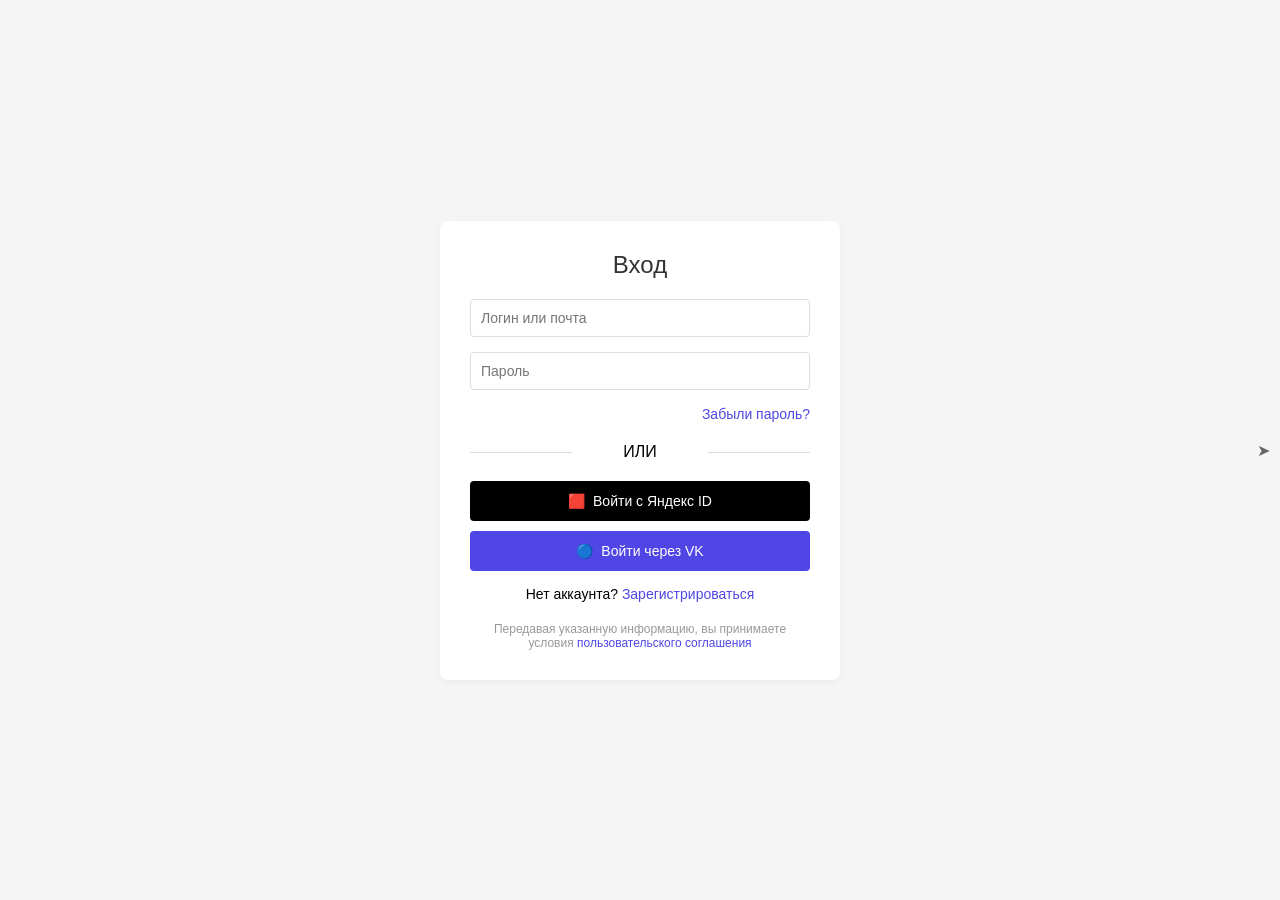
<file: public/index.html>
<!DOCTYPE html>
<html lang="ru">
<head>
  <meta charset="UTF-8">
  <title>Вход</title>
  <link rel="stylesheet" href="style.css">
</head>
<body>
  <div class="auth-container">
    <h2>Вход</h2>

    <form id="login-form">
      <div class="input-group">
        <input type="text" placeholder="Логин или почта" required>
      </div>
      <div class="input-group">
        <input type="password" placeholder="Пароль" required>
        <button type="submit" class="show-password">➤</button>
      </div>
      <div class="forgot-password">
        <a href="/reset">Забыли пароль?</a>
      </div>

      <div class="divider">ИЛИ</div>

      <button type="button" class="social-btn yandex">
        <span>🟥</span> Войти с Яндекс ID
      </button>
      <button type="button" class="social-btn vk">
        <span>🔵</span> Войти через VK
      </button>

      <div class="register-link">
        Нет аккаунта? <a href="/signup">Зарегистрироваться</a>
      </div>

      <div class="terms">
        Передавая указанную информацию, вы принимаете условия <a href="#">пользовательского соглашения</a>
      </div>
    </form>
  </div>

  <script src="app.js"></script>
</body>
</html>
</file>
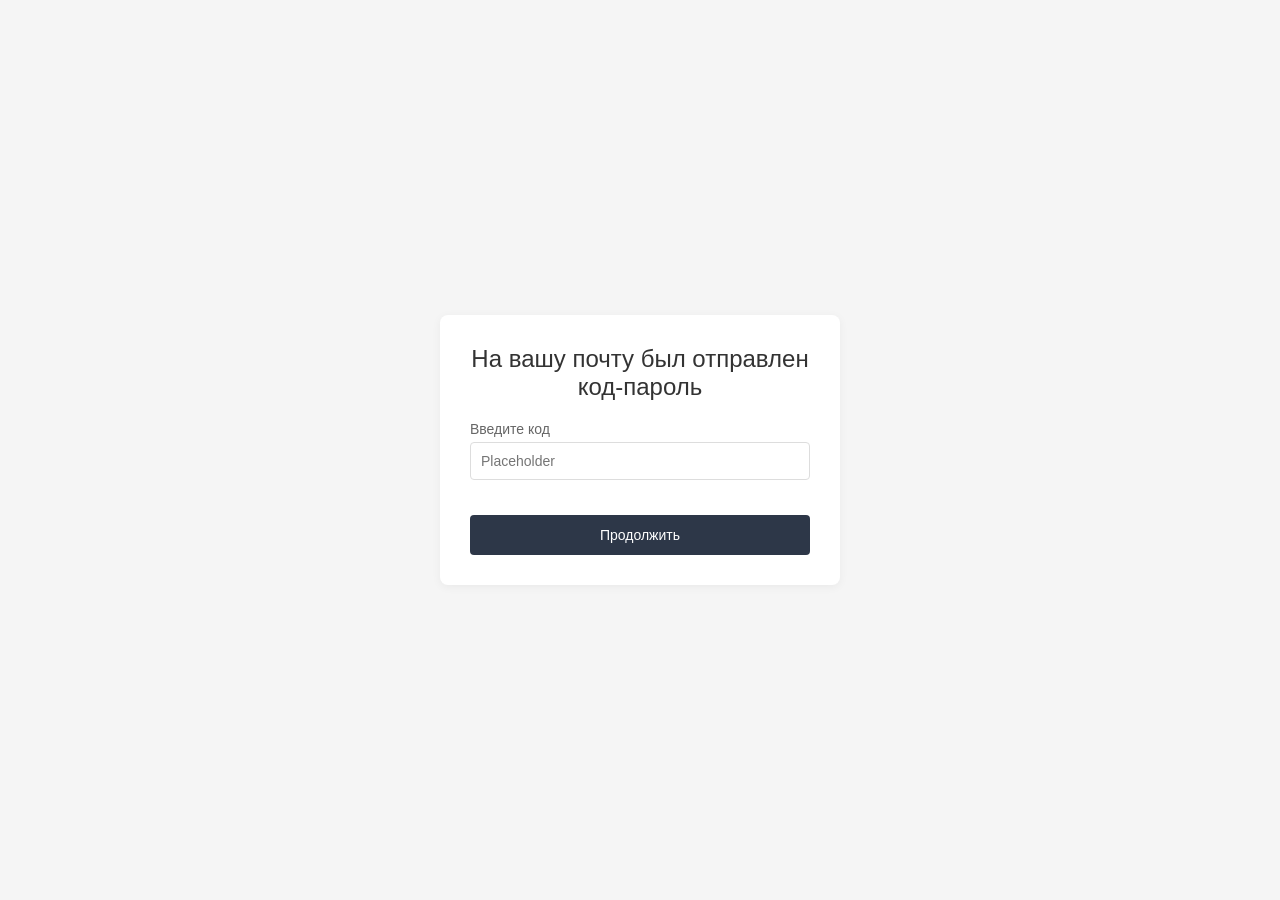
<file: public/reset.html>
<!DOCTYPE html>
<html lang="ru">
<head>
  <meta charset="UTF-8">
  <title>Сброс пароля</title>
  <link rel="stylesheet" href="style.css">
</head>
<body>
  <div class="auth-container">
    <h2>На вашу почту был отправлен код-пароль</h2>

    <form id="reset-form">
      <div class="input-group">
        <label>Введите код</label>
        <input type="text" placeholder="Placeholder" required>
      </div>

      <button type="submit" class="continue-btn">Продолжить</button>
    </form>
  </div>

  <script src="app.js"></script>
</body>
</html>
</file>
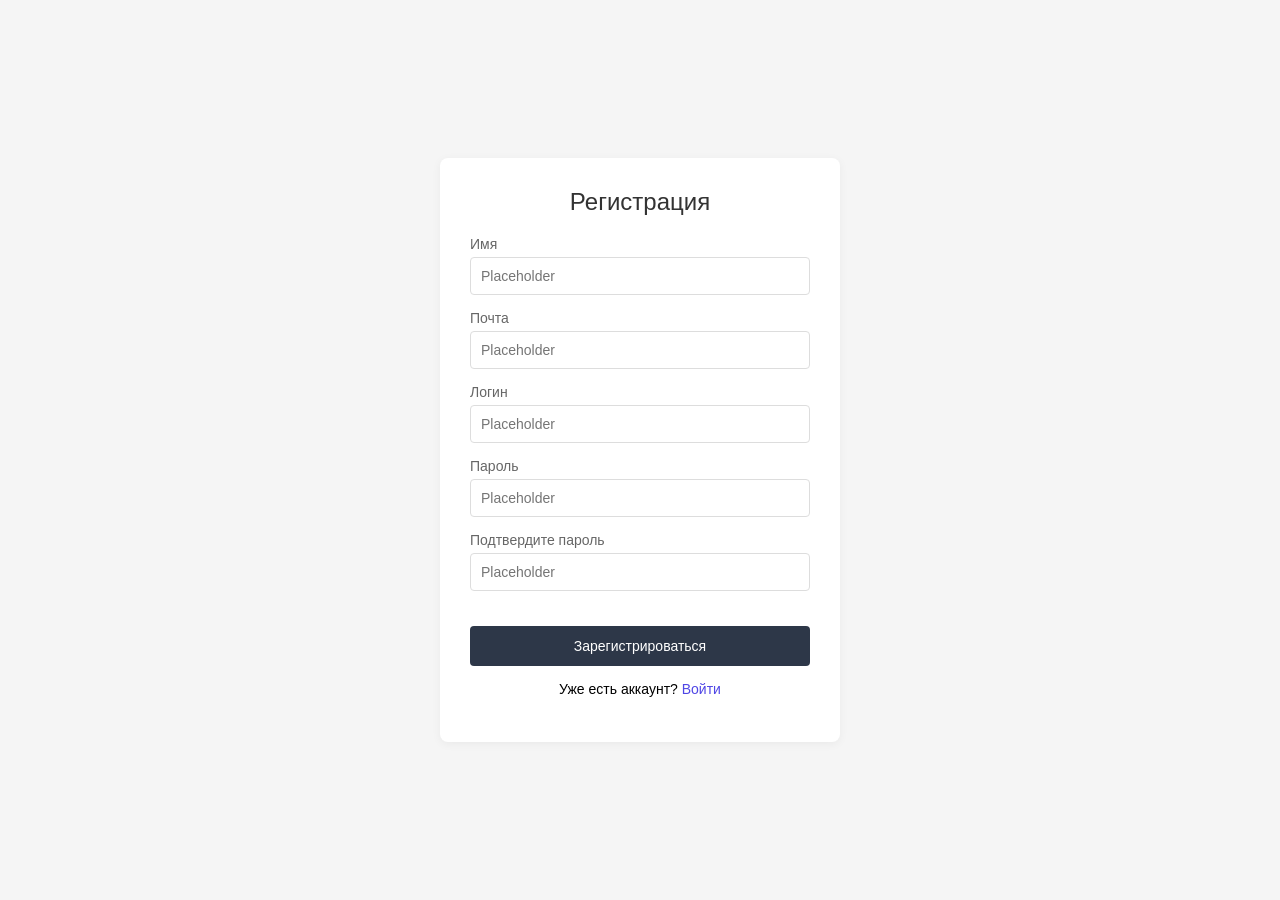
<file: public/signup.html>
<!DOCTYPE html>
<html lang="ru">
<head>
  <meta charset="UTF-8">
  <title>Регистрация</title>
  <link rel="stylesheet" href="style.css">
</head>
<body>
  <div class="auth-container">
    <h2>Регистрация</h2>

    <form id="signup-form">
      <div class="input-group">
        <label>Имя</label>
        <input type="text" placeholder="Placeholder" required>
      </div>
      <div class="input-group">
        <label>Почта</label>
        <input type="email" placeholder="Placeholder" required>
      </div>
      <div class="input-group">
        <label>Логин</label>
        <input type="text" placeholder="Placeholder" required>
      </div>
      <div class="input-group">
        <label>Пароль</label>
        <input type="password" placeholder="Placeholder" required>
      </div>
      <div class="input-group">
        <label>Подтвердите пароль</label>
        <input type="password" placeholder="Placeholder" required>
      </div>

      <button type="submit" class="register-btn">Зарегистрироваться</button>

      <div class="login-link">
        Уже есть аккаунт? <a href="/login">Войти</a>
      </div>
    </form>
  </div>

  <script src="app.js"></script>
</body>
</html>
</file>
<file: public/style.css>
* {
  margin: 0;
  padding: 0;
  box-sizing: border-box;
}

body {
  font-family: 'Segoe UI', Tahoma, Geneva, Verdana, sans-serif;
  background: #f5f5f5;
  padding: 20px;
  display: flex;
  justify-content: center;
  align-items: center;
  min-height: 100vh;
}

.auth-container {
  width: 100%;
  max-width: 400px;
  background: white;
  padding: 30px;
  border-radius: 8px;
  box-shadow: 0 2px 10px rgba(0,0,0,0.05);
}

.auth-container h2 {
  text-align: center;
  margin-bottom: 20px;
  color: #333;
  font-weight: 500;
}

.input-group {
  margin-bottom: 15px;
}

.input-group label {
  display: block;
  margin-bottom: 5px;
  font-size: 14px;
  color: #666;
}

.input-group input {
  width: 100%;
  padding: 10px;
  border: 1px solid #ddd;
  border-radius: 4px;
  font-size: 14px;
  transition: border-color 0.2s;
}

.input-group input:focus {
  outline: none;
  border-color: #4f46e5;
}

.input-group .show-password {
  position: absolute;
  right: 10px;
  top: 50%;
  transform: translateY(-50%);
  background: none;
  border: none;
  cursor: pointer;
  font-size: 16px;
  color: #666;
}

.forgot-password {
  text-align: right;
  margin-bottom: 20px;
}

.forgot-password a {
  color: #4f46e5;
  text-decoration: none;
  font-size: 14px;
}

.divider {
  text-align: center;
  margin: 20px 0;
  position: relative;
}

.divider::before,
.divider::after {
  content: '';
  position: absolute;
  top: 50%;
  width: 30%;
  height: 1px;
  background: #ddd;
}

.divider::before {
  left: 0;
}

.divider::after {
  right: 0;
}

.social-btn {
  width: 100%;
  padding: 12px;
  border: none;
  border-radius: 4px;
  font-size: 14px;
  cursor: pointer;
  display: flex;
  align-items: center;
  justify-content: center;
  gap: 8px;
  margin-bottom: 10px;
  transition: background 0.2s;
}

.social-btn.yandex {
  background: #000;
  color: white;
}

.social-btn.vk {
  background: #4f46e5;
  color: white;
}

.register-link,
.login-link {
  text-align: center;
  margin: 15px 0;
  font-size: 14px;
}

.register-link a,
.login-link a {
  color: #4f46e5;
  text-decoration: none;
}

.terms {
  text-align: center;
  font-size: 12px;
  color: #999;
  margin-top: 20px;
}

.terms a {
  color: #4f46e5;
  text-decoration: none;
}

.register-btn,
.continue-btn {
  width: 100%;
  padding: 12px;
  background: #2d3748;
  color: white;
  border: none;
  border-radius: 4px;
  font-size: 14px;
  cursor: pointer;
  margin-top: 20px;
  transition: background 0.2s;
}

.register-btn:hover,
.continue-btn:hover {
  background: #1a202c;
}
</file>
